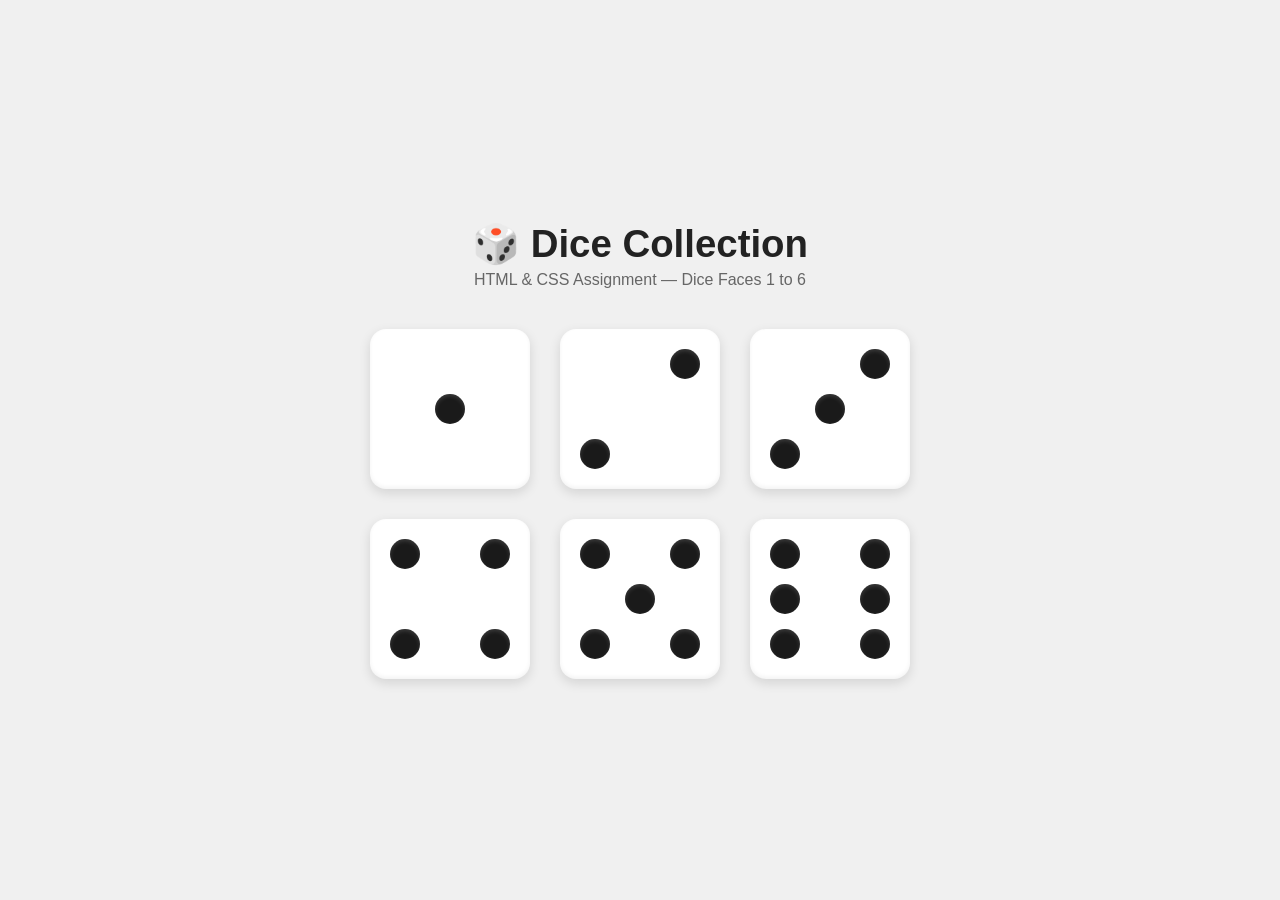
<file: Assignment 01/index.html>
<!DOCTYPE html>
<html lang="en">
<head>
  <meta charset="UTF-8">
  <meta name="viewport" content="width=device-width, initial-scale=1.0">
  <title>Dice Set - HTML CSS Assignment</title>
  <link rel="stylesheet" href="style.css">
</head>
<body>

  <h1>🎲 Dice Collection</h1>
  <p class="subtitle">HTML &amp; CSS Assignment — Dice Faces 1 to 6</p>

  <div class="dice-grid">

    <!-- Dice 1 -->
    <div class="dice">
      <div class="face face-1">
        <span class="dot"></span>
      </div>
    </div>

    <!-- Dice 2 -->
    <div class="dice">
      <div class="face face-2">
        <span class="dot"></span>
        <span class="dot"></span>
      </div>
    </div>

    <!-- Dice 3 -->
    <div class="dice">
      <div class="face face-3">
        <span class="dot"></span>
        <span class="dot"></span>
        <span class="dot"></span>
      </div>
    </div>

    <!-- Dice 4 -->
    <div class="dice">
      <div class="face face-4">
        <div class="column">
          <span class="dot"></span>
          <span class="dot"></span>
        </div>
        <div class="column">
          <span class="dot"></span>
          <span class="dot"></span>
        </div>
      </div>
    </div>

    <!-- Dice 5 -->
    <div class="dice">
      <div class="face face-5">
        <div class="column">
          <span class="dot"></span>
          <span class="dot"></span>
        </div>
        <div class="column">
          <span class="dot"></span>
        </div>
        <div class="column">
          <span class="dot"></span>
          <span class="dot"></span>
        </div>
      </div>
    </div>

    <!-- Dice 6 -->
    <div class="dice">
      <div class="face face-6">
        <div class="column">
          <span class="dot"></span>
          <span class="dot"></span>
          <span class="dot"></span>
        </div>
        <div class="column">
          <span class="dot"></span>
          <span class="dot"></span>
          <span class="dot"></span>
        </div>
      </div>
    </div>

  </div>

</body>
</html>
</file>
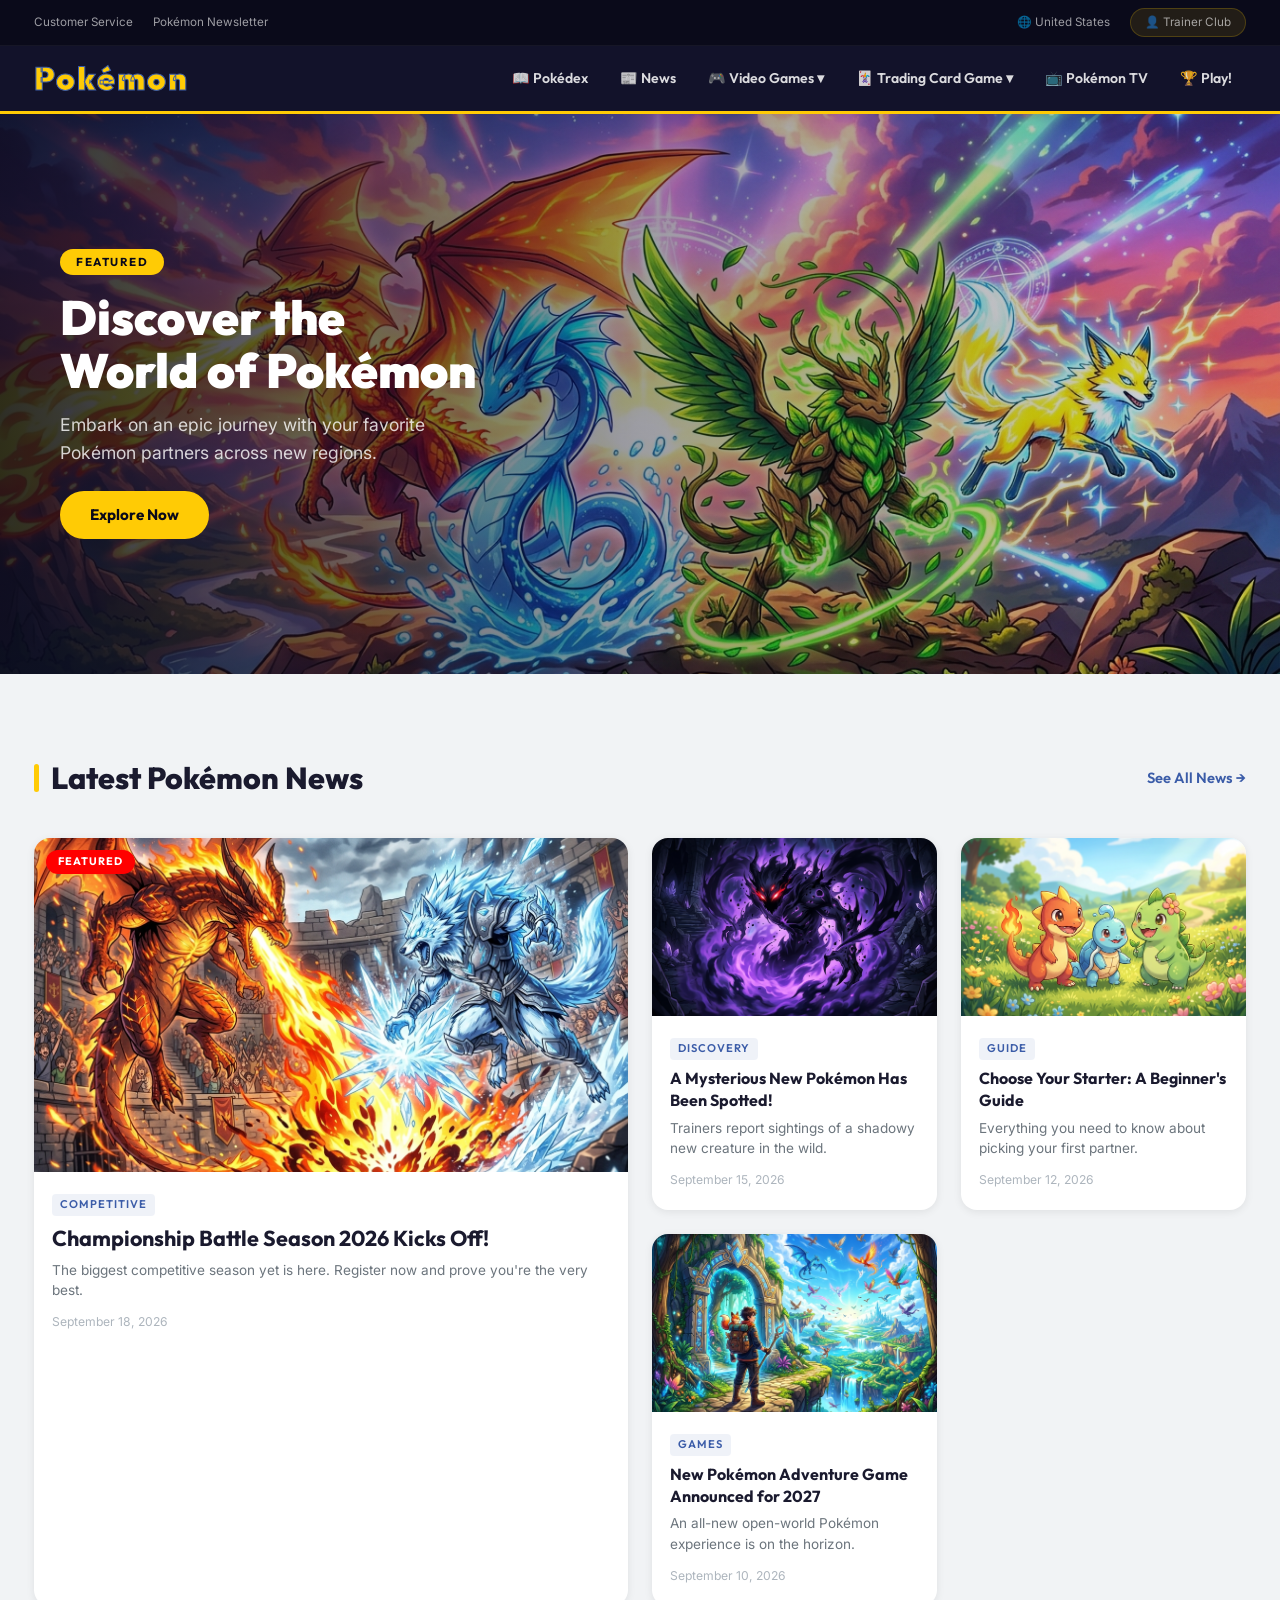
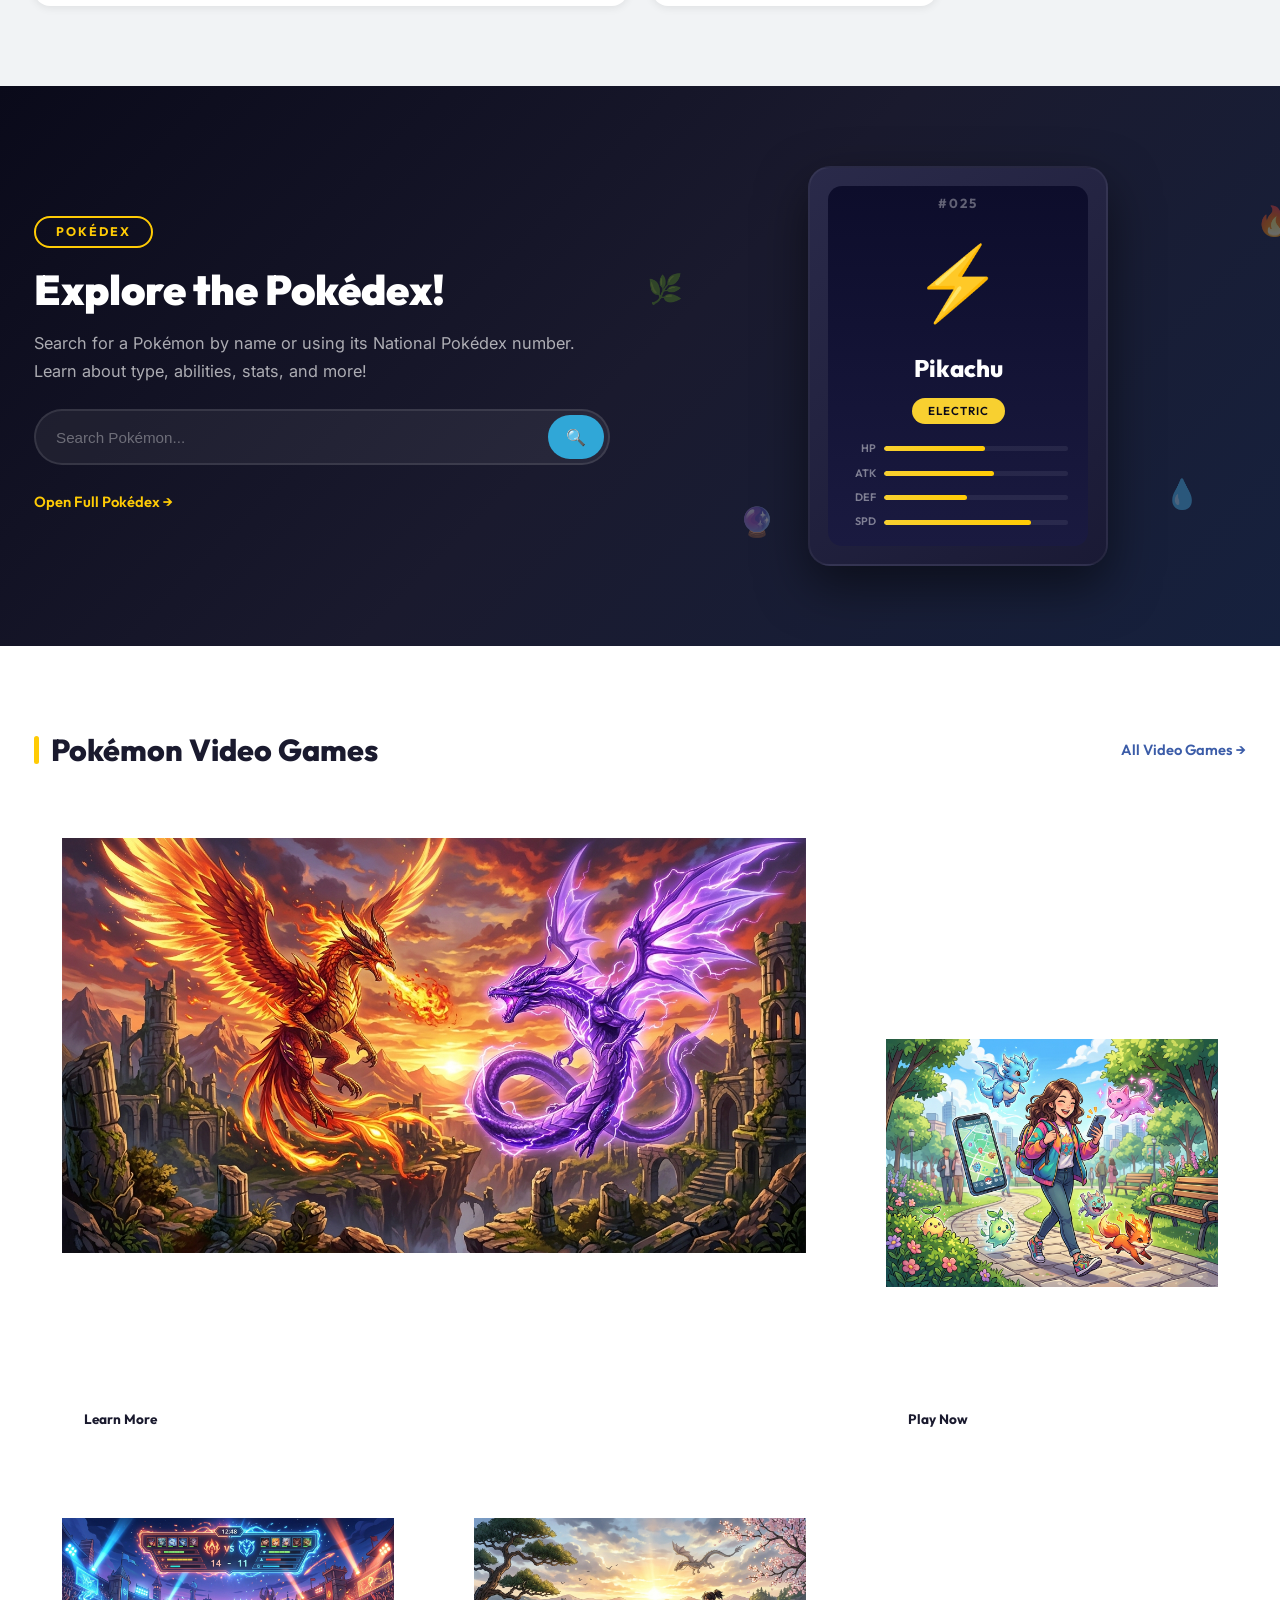
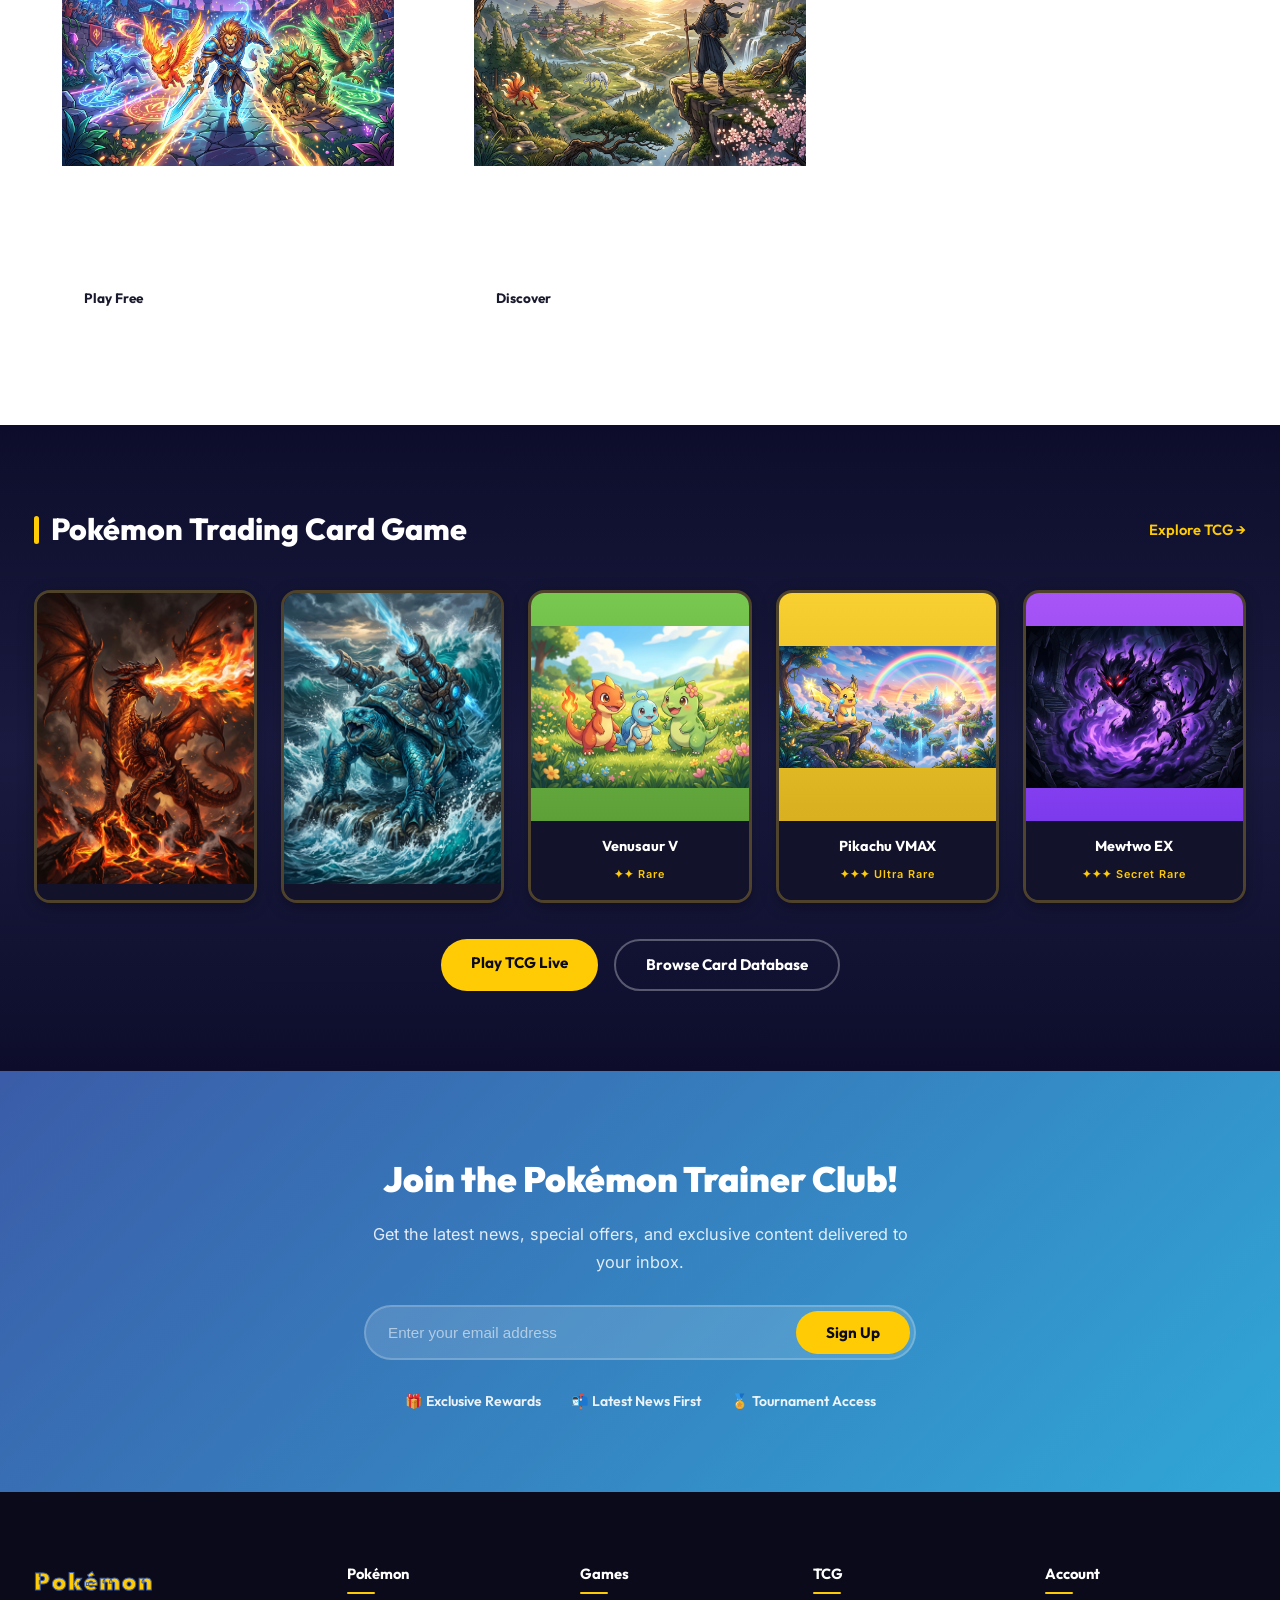
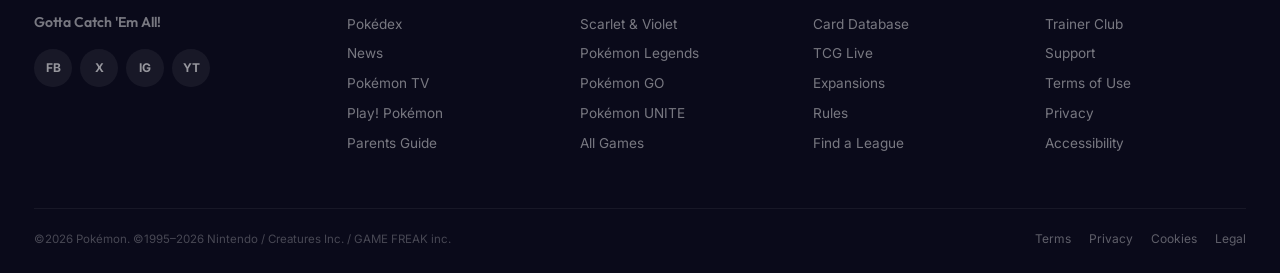
<file: Assignment 02/index.html>
<!DOCTYPE html>
<html lang="en">
<head>
    <meta charset="UTF-8">
    <meta name="viewport" content="width=device-width, initial-scale=1.0">
    <meta name="description" content="Explore the world of Pokémon! Get the latest news, play games, explore the Pokédex, and collect Trading Cards.">
    <title>Pokémon | Explore the World of Pokémon</title>
    <link rel="preconnect" href="https://fonts.googleapis.com">
    <link rel="preconnect" href="https://fonts.gstatic.com" crossorigin>
    <link href="https://fonts.googleapis.com/css2?family=Outfit:wght@400;500;600;700;800;900&family=Inter:wght@400;500;600&display=swap" rel="stylesheet">
    <link rel="stylesheet" href="style.css">
</head>
<body>

    <!-- Mobile Menu Toggle (checkbox hack) -->
    <input type="checkbox" id="menu-toggle" class="menu-toggle-checkbox">

    <!-- Top Bar -->
    <div class="top-bar">
        <div class="container">
            <div class="top-bar-left">
                <a href="#">Customer Service</a>
                <a href="#">Pokémon Newsletter</a>
            </div>
            <div class="top-bar-right">
                <a href="#">🌐 United States</a>
                <a href="#" class="trainer-btn">👤 Trainer Club</a>
            </div>
        </div>
    </div>

    <!-- Header -->
    <header class="header">
        <div class="container header-inner">
            <a href="#" class="logo">
                <span class="logo-text">Pokémon</span>
            </a>

            <nav class="nav">
                <ul class="nav-list">
                    <li><a href="#pokedex">📖 Pokédex</a></li>
                    <li><a href="#news">📰 News</a></li>
                    <li class="has-dropdown">
                        <a href="#games">🎮 Video Games ▾</a>
                        <ul class="dropdown">
                            <li><a href="#">Pokémon Scarlet & Violet</a></li>
                            <li><a href="#">Pokémon Legends</a></li>
                            <li><a href="#">Pokémon GO</a></li>
                            <li><a href="#">Pokémon UNITE</a></li>
                        </ul>
                    </li>
                    <li class="has-dropdown">
                        <a href="#tcg">🃏 Trading Card Game ▾</a>
                        <ul class="dropdown">
                            <li><a href="#">Card Database</a></li>
                            <li><a href="#">TCG Live</a></li>
                            <li><a href="#">Expansions</a></li>
                        </ul>
                    </li>
                    <li><a href="#">📺 Pokémon TV</a></li>
                    <li><a href="#">🏆 Play!</a></li>
                </ul>
            </nav>

            <label for="menu-toggle" class="hamburger">
                <span></span>
                <span></span>
                <span></span>
            </label>
        </div>
    </header>

    <!-- Mobile Menu Overlay -->
    <label for="menu-toggle" class="mobile-overlay"></label>
    <div class="mobile-menu">
        <div class="mobile-menu-top">
            <span>Menu</span>
            <label for="menu-toggle" class="close-btn">&times;</label>
        </div>
        <nav class="mobile-nav">
            <a href="#pokedex">📖 Pokédex</a>
            <a href="#news">📰 News</a>
            <a href="#games">🎮 Video Games</a>
            <a href="#tcg">🃏 Trading Card Game</a>
            <a href="#">📺 Pokémon TV</a>
            <a href="#">🏆 Play!</a>
        </nav>
        <a href="#" class="mobile-cta">Join Trainer Club</a>
    </div>

    <main>

        <!-- Hero Section -->
        <section class="hero">
            <div class="hero-slide" style="background-image: url('assets/hero_banner_1.jpg');">
                <div class="hero-overlay"></div>
                <div class="hero-content">
                    <span class="hero-badge">Featured</span>
                    <h1>Discover the World of Pokémon</h1>
                    <p>Embark on an epic journey with your favorite Pokémon partners across new regions.</p>
                    <a href="#" class="btn btn-yellow">Explore Now</a>
                </div>
            </div>
        </section>

        <!-- News Section -->
        <section id="news" class="section news-section">
            <div class="container">
                <div class="section-top">
                    <h2><span class="accent-bar"></span> Latest Pokémon News</h2>
                    <a href="#" class="link-arrow">See All News →</a>
                </div>

                <div class="news-grid">
                    <article class="news-card featured">
                        <div class="news-img">
                            <img src="assets/news_1.jpg" alt="Championship Battle Season">
                            <span class="badge">Featured</span>
                        </div>
                        <div class="news-body">
                            <span class="category">Competitive</span>
                            <h3>Championship Battle Season 2026 Kicks Off!</h3>
                            <p>The biggest competitive season yet is here. Register now and prove you're the very best.</p>
                            <span class="date">September 18, 2026</span>
                        </div>
                    </article>

                    <article class="news-card">
                        <div class="news-img">
                            <img src="assets/news_2.jpg" alt="Mysterious Pokémon">
                        </div>
                        <div class="news-body">
                            <span class="category">Discovery</span>
                            <h3>A Mysterious New Pokémon Has Been Spotted!</h3>
                            <p>Trainers report sightings of a shadowy new creature in the wild.</p>
                            <span class="date">September 15, 2026</span>
                        </div>
                    </article>

                    <article class="news-card">
                        <div class="news-img">
                            <img src="assets/news_3.jpg" alt="Starter Pokémon">
                        </div>
                        <div class="news-body">
                            <span class="category">Guide</span>
                            <h3>Choose Your Starter: A Beginner's Guide</h3>
                            <p>Everything you need to know about picking your first partner.</p>
                            <span class="date">September 12, 2026</span>
                        </div>
                    </article>

                    <article class="news-card">
                        <div class="news-img">
                            <img src="assets/news_4.jpg" alt="New Adventure">
                        </div>
                        <div class="news-body">
                            <span class="category">Games</span>
                            <h3>New Pokémon Adventure Game Announced for 2027</h3>
                            <p>An all-new open-world Pokémon experience is on the horizon.</p>
                            <span class="date">September 10, 2026</span>
                        </div>
                    </article>
                </div>
            </div>
        </section>

        <!-- Pokédex Section -->
        <section id="pokedex" class="section pokedex-section">
            <div class="container pokedex-grid">
                <div class="pokedex-info">
                    <span class="label-outline">Pokédex</span>
                    <h2>Explore the Pokédex!</h2>
                    <p>Search for a Pokémon by name or using its National Pokédex number. Learn about type, abilities, stats, and more!</p>
                    <div class="search-bar">
                        <input type="text" placeholder="Search Pokémon...">
                        <button type="button">🔍</button>
                    </div>
                    <a href="#" class="link-arrow light">Open Full Pokédex →</a>
                </div>
                <div class="pokedex-card-wrapper">
                    <div class="pokedex-device">
                        <div class="poke-screen">
                            <span class="poke-number">#025</span>
                            <div class="poke-icon">⚡</div>
                            <h3>Pikachu</h3>
                            <span class="type-pill electric">Electric</span>
                            <div class="stats">
                                <div class="stat"><span>HP</span><div class="bar"><div class="fill" style="width:55%"></div></div></div>
                                <div class="stat"><span>ATK</span><div class="bar"><div class="fill" style="width:60%"></div></div></div>
                                <div class="stat"><span>DEF</span><div class="bar"><div class="fill" style="width:45%"></div></div></div>
                                <div class="stat"><span>SPD</span><div class="bar"><div class="fill" style="width:80%"></div></div></div>
                            </div>
                        </div>
                    </div>
                    <div class="floating-icons">
                        <span class="fi fi-1">🔥</span>
                        <span class="fi fi-2">💧</span>
                        <span class="fi fi-3">🌿</span>
                        <span class="fi fi-4">🔮</span>
                    </div>
                </div>
            </div>
        </section>

        <!-- Video Games Section -->
        <section id="games" class="section games-section">
            <div class="container">
                <div class="section-top">
                    <h2><span class="accent-bar"></span> Pokémon Video Games</h2>
                    <a href="#" class="link-arrow">All Video Games →</a>
                </div>

                <div class="games-grid">
                    <a href="#" class="game-card big">
                        <img src="assets/game_scarlet.jpg" alt="Pokémon Scarlet & Violet" class="game-card-img">
                        <div class="game-card-overlay"></div>
                        <div class="game-card-text">
                            <span class="platform">Nintendo Switch</span>
                            <h3>Pokémon Scarlet & Violet</h3>
                            <p>Explore the open world of Paldea in the latest mainline Pokémon adventure.</p>
                            <span class="game-btn">Learn More</span>
                        </div>
                    </a>
                    <a href="#" class="game-card">
                        <img src="assets/game_go.jpg" alt="Pokémon GO" class="game-card-img">
                        <div class="game-card-overlay"></div>
                        <div class="game-card-text">
                            <span class="platform">Mobile</span>
                            <h3>Pokémon GO</h3>
                            <p>Find Pokémon in the real world!</p>
                            <span class="game-btn">Play Now</span>
                        </div>
                    </a>
                    <a href="#" class="game-card">
                        <img src="assets/game_unite.jpg" alt="Pokémon UNITE" class="game-card-img">
                        <div class="game-card-overlay"></div>
                        <div class="game-card-text">
                            <span class="platform">Mobile & Switch</span>
                            <h3>Pokémon UNITE</h3>
                            <p>Team up in 5v5 strategic battles.</p>
                            <span class="game-btn">Play Free</span>
                        </div>
                    </a>
                    <a href="#" class="game-card">
                        <img src="assets/game_legends.jpg" alt="Pokémon Legends" class="game-card-img">
                        <div class="game-card-overlay"></div>
                        <div class="game-card-text">
                            <span class="platform">Nintendo Switch</span>
                            <h3>Pokémon Legends</h3>
                            <p>An action-RPG set in the ancient past.</p>
                            <span class="game-btn">Discover</span>
                        </div>
                    </a>
                </div>
            </div>
        </section>

        <!-- Trading Card Game Section -->
        <section id="tcg" class="section tcg-section">
            <div class="container">
                <div class="section-top light">
                    <h2><span class="accent-bar"></span> Pokémon Trading Card Game</h2>
                    <a href="#" class="link-arrow light">Explore TCG →</a>
                </div>

                <div class="tcg-grid">
                    <div class="tcg-card">
                        <div class="tcg-top">
                            <img src="assets/tcg_fire.jpg" alt="Charizard" class="tcg-img">
                        </div>
                        <div class="tcg-bottom">
                            <h4>Charizard EX</h4>
                            <span>✦✦✦ Ultra Rare</span>
                        </div>
                    </div>
                    <div class="tcg-card">
                        <div class="tcg-top">
                            <img src="assets/tcg_water.jpg" alt="Blastoise" class="tcg-img">
                        </div>
                        <div class="tcg-bottom">
                            <h4>Blastoise GX</h4>
                            <span>✦✦ Rare</span>
                        </div>
                    </div>
                    <div class="tcg-card">
                        <div class="tcg-top grass">
                            <img src="assets/news_3.jpg" alt="Venusaur" class="tcg-img">
                        </div>
                        <div class="tcg-bottom">
                            <h4>Venusaur V</h4>
                            <span>✦✦ Rare</span>
                        </div>
                    </div>
                    <div class="tcg-card">
                        <div class="tcg-top electric-bg">
                            <img src="assets/hero_banner_2.jpg" alt="Pikachu" class="tcg-img">
                        </div>
                        <div class="tcg-bottom">
                            <h4>Pikachu VMAX</h4>
                            <span>✦✦✦ Ultra Rare</span>
                        </div>
                    </div>
                    <div class="tcg-card">
                        <div class="tcg-top psychic">
                            <img src="assets/news_2.jpg" alt="Mewtwo" class="tcg-img">
                        </div>
                        <div class="tcg-bottom">
                            <h4>Mewtwo EX</h4>
                            <span>✦✦✦ Secret Rare</span>
                        </div>
                    </div>
                </div>

                <div class="tcg-buttons">
                    <a href="#" class="btn btn-yellow">Play TCG Live</a>
                    <a href="#" class="btn btn-outline">Browse Card Database</a>
                </div>
            </div>
        </section>

        <!-- Newsletter Section -->
        <section class="section newsletter-section">
            <div class="container newsletter-inner">
                <h2>Join the Pokémon Trainer Club!</h2>
                <p>Get the latest news, special offers, and exclusive content delivered to your inbox.</p>
                <form class="newsletter-form" action="#" method="post">
                    <input type="email" placeholder="Enter your email address" required>
                    <button type="submit" class="btn btn-yellow">Sign Up</button>
                </form>
                <div class="perks">
                    <span>🎁 Exclusive Rewards</span>
                    <span>📬 Latest News First</span>
                    <span>🏅 Tournament Access</span>
                </div>
            </div>
        </section>

    </main>

    <!-- Footer -->
    <footer class="footer">
        <div class="container">
            <div class="footer-grid">
                <div class="footer-brand">
                    <span class="logo-text small">Pokémon</span>
                    <p>Gotta Catch 'Em All!</p>
                    <div class="socials">
                        <a href="#" aria-label="Facebook">FB</a>
                        <a href="#" aria-label="Twitter">X</a>
                        <a href="#" aria-label="Instagram">IG</a>
                        <a href="#" aria-label="YouTube">YT</a>
                    </div>
                </div>
                <div class="footer-col">
                    <h4>Pokémon</h4>
                    <a href="#">Pokédex</a>
                    <a href="#">News</a>
                    <a href="#">Pokémon TV</a>
                    <a href="#">Play! Pokémon</a>
                    <a href="#">Parents Guide</a>
                </div>
                <div class="footer-col">
                    <h4>Games</h4>
                    <a href="#">Scarlet & Violet</a>
                    <a href="#">Pokémon Legends</a>
                    <a href="#">Pokémon GO</a>
                    <a href="#">Pokémon UNITE</a>
                    <a href="#">All Games</a>
                </div>
                <div class="footer-col">
                    <h4>TCG</h4>
                    <a href="#">Card Database</a>
                    <a href="#">TCG Live</a>
                    <a href="#">Expansions</a>
                    <a href="#">Rules</a>
                    <a href="#">Find a League</a>
                </div>
                <div class="footer-col">
                    <h4>Account</h4>
                    <a href="#">Trainer Club</a>
                    <a href="#">Support</a>
                    <a href="#">Terms of Use</a>
                    <a href="#">Privacy</a>
                    <a href="#">Accessibility</a>
                </div>
            </div>
            <div class="footer-bottom">
                <p>©2026 Pokémon. ©1995–2026 Nintendo / Creatures Inc. / GAME FREAK inc.</p>
                <div class="footer-links">
                    <a href="#">Terms</a>
                    <a href="#">Privacy</a>
                    <a href="#">Cookies</a>
                    <a href="#">Legal</a>
                </div>
            </div>
        </div>
    </footer>

</body>
</html>
</file>
<file: Assignment 01/style.css>
/* ===== Reset & Base ===== */
* {
  margin: 0;
  padding: 0;
  box-sizing: border-box;
}

body {
  min-height: 100vh;
  display: flex;
  flex-direction: column;
  align-items: center;
  justify-content: center;
  background: #f0f0f0;
  font-family: 'Segoe UI', Arial, sans-serif;
  padding: 40px 20px;
}

h1 {
  font-size: 2.4rem;
  color: #222;
  margin-bottom: 4px;
}

.subtitle {
  color: #666;
  font-size: 1rem;
  margin-bottom: 40px;
}

/* ===== Dice Grid ===== */
.dice-grid {
  display: grid;
  grid-template-columns: repeat(3, 1fr);
  gap: 30px;
  max-width: 600px;
}

/* ===== Individual Dice ===== */
.dice {
  width: 160px;
  height: 160px;
  background: #fff;
  border-radius: 16px;
  box-shadow:
    0 4px 12px rgba(0, 0, 0, 0.12),
    inset 0 -2px 4px rgba(0, 0, 0, 0.05);
  padding: 20px;
  transition: transform 0.2s ease, box-shadow 0.2s ease;
}

.dice:hover {
  transform: translateY(-4px) scale(1.03);
  box-shadow:
    0 8px 24px rgba(0, 0, 0, 0.18),
    inset 0 -2px 4px rgba(0, 0, 0, 0.05);
}

/* ===== Dot ===== */
.dot {
  display: block;
  width: 30px;
  height: 30px;
  background: #1a1a1a;
  border-radius: 50%;
  box-shadow: inset 0 2px 4px rgba(255, 255, 255, 0.15);
}

/* ===== Face Layouts (Flexbox) ===== */
.face {
  width: 100%;
  height: 100%;
  display: flex;
}

/* --- Face 1: center --- */
.face-1 {
  justify-content: center;
  align-items: center;
}

/* --- Face 2: diagonal corners --- */
.face-2 {
  flex-direction: column;
  justify-content: space-between;
}

.face-2 .dot:first-child {
  align-self: flex-end;
}

.face-2 .dot:last-child {
  align-self: flex-start;
}

/* --- Face 3: diagonal --- */
.face-3 {
  flex-direction: column;
  justify-content: space-between;
}

.face-3 .dot:first-child {
  align-self: flex-end;
}

.face-3 .dot:nth-child(2) {
  align-self: center;
}

.face-3 .dot:last-child {
  align-self: flex-start;
}

/* --- Face 4: two columns of 2 --- */
.face-4 {
  justify-content: space-between;
}

.face-4 .column {
  display: flex;
  flex-direction: column;
  justify-content: space-between;
}

/* --- Face 5: two columns of 2 + center --- */
.face-5 {
  justify-content: space-between;
}

.face-5 .column {
  display: flex;
  flex-direction: column;
  justify-content: space-between;
}

.face-5 .column:nth-child(2) {
  justify-content: center;
}

/* --- Face 6: two columns of 3 --- */
.face-6 {
  justify-content: space-between;
}

.face-6 .column {
  display: flex;
  flex-direction: column;
  justify-content: space-between;
}

/* ===== Responsive ===== */
@media (max-width: 560px) {
  .dice-grid {
    grid-template-columns: repeat(2, 1fr);
    gap: 20px;
  }

  .dice {
    width: 140px;
    height: 140px;
    padding: 16px;
  }

  .dot {
    width: 24px;
    height: 24px;
  }

  h1 {
    font-size: 1.8rem;
  }
}

@media (max-width: 360px) {
  .dice-grid {
    grid-template-columns: 1fr;
  }
}
</file>
<file: Assignment 02/style.css>
/* === Reset & Base === */
* {
    margin: 0;
    padding: 0;
    box-sizing: border-box;
}

html {
    scroll-behavior: smooth;
}

body {
    font-family: 'Inter', sans-serif;
    color: #1a1a2e;
    background: #fff;
    line-height: 1.6;
    overflow-x: hidden;
}

a {
    text-decoration: none;
    color: inherit;
}

img {
    max-width: 100%;
    display: block;
}

button {
    cursor: pointer;
    border: none;
    background: none;
    font-family: inherit;
}

ul { list-style: none; }

.container {
    max-width: 1260px;
    margin: 0 auto;
    padding: 0 24px;
}


/* === Top Bar === */
.top-bar {
    background: #0a0a1a;
    padding: 8px 0;
    font-size: 0.73rem;
    border-bottom: 1px solid rgba(255,255,255,0.05);
}

.top-bar .container {
    display: flex;
    justify-content: space-between;
    align-items: center;
}

.top-bar a {
    color: rgba(255,255,255,0.6);
    transition: color 0.2s;
}

.top-bar a:hover { color: #FFCB05; }

.top-bar-left,
.top-bar-right {
    display: flex;
    gap: 20px;
    align-items: center;
}

.trainer-btn {
    background: rgba(255,203,5,0.1);
    padding: 4px 14px;
    border-radius: 50px;
    border: 1px solid rgba(255,203,5,0.2);
}

.trainer-btn:hover {
    background: rgba(255,203,5,0.2);
}


/* === Header === */
.header {
    background: #12122a;
    border-bottom: 3px solid #FFCB05;
    position: sticky;
    top: 0;
    z-index: 100;
    height: 68px;
}

.header-inner {
    display: flex;
    align-items: center;
    justify-content: space-between;
    height: 100%;
}

/* Logo */
.logo-text {
    font-family: 'Outfit', sans-serif;
    font-weight: 900;
    font-size: 2rem;
    color: #FFCB05;
    -webkit-text-stroke: 1px #3B5CA8;
    letter-spacing: 2px;
}

.logo-text.small {
    font-size: 1.5rem;
}

/* Nav */
.nav-list {
    display: flex;
    gap: 4px;
}

.nav-list > li > a {
    display: block;
    padding: 8px 14px;
    color: rgba(255,255,255,0.85);
    font-family: 'Outfit', sans-serif;
    font-weight: 600;
    font-size: 0.88rem;
    border-radius: 10px;
    transition: 0.2s;
    white-space: nowrap;
}

.nav-list > li > a:hover {
    background: rgba(255,255,255,0.07);
    color: #fff;
}

/* Dropdown */
.has-dropdown {
    position: relative;
}

.dropdown {
    position: absolute;
    top: 100%;
    left: 50%;
    transform: translateX(-50%) translateY(8px);
    background: #12122a;
    border: 1px solid rgba(255,255,255,0.07);
    border-radius: 12px;
    padding: 6px;
    min-width: 210px;
    opacity: 0;
    visibility: hidden;
    transition: 0.2s;
    box-shadow: 0 12px 40px rgba(0,0,0,0.4);
}

.has-dropdown:hover .dropdown {
    opacity: 1;
    visibility: visible;
    transform: translateX(-50%) translateY(0);
}

.dropdown a {
    display: block;
    padding: 8px 14px;
    color: rgba(255,255,255,0.7);
    font-size: 0.85rem;
    border-radius: 8px;
    transition: 0.2s;
}

.dropdown a:hover {
    color: #FFCB05;
    background: rgba(255,203,5,0.07);
    padding-left: 20px;
}

/* Hamburger */
.menu-toggle-checkbox { display: none; }

.hamburger {
    display: none;
    flex-direction: column;
    gap: 5px;
    cursor: pointer;
    padding: 10px;
}

.hamburger span {
    width: 22px;
    height: 2.5px;
    background: #fff;
    border-radius: 2px;
    transition: 0.3s;
}

/* Mobile menu styles */
.mobile-overlay {
    position: fixed;
    inset: 0;
    background: rgba(0,0,0,0.5);
    z-index: 200;
    opacity: 0;
    visibility: hidden;
    cursor: pointer;
    transition: 0.3s;
}

.mobile-menu {
    position: fixed;
    top: 0;
    right: -300px;
    width: 300px;
    height: 100%;
    background: #12122a;
    z-index: 300;
    transition: right 0.3s;
    display: flex;
    flex-direction: column;
    overflow-y: auto;
}

.mobile-menu-top {
    display: flex;
    justify-content: space-between;
    align-items: center;
    padding: 18px 24px;
    border-bottom: 1px solid rgba(255,255,255,0.06);
    color: #fff;
    font-family: 'Outfit', sans-serif;
    font-weight: 700;
    font-size: 1.1rem;
}

.close-btn {
    font-size: 1.8rem;
    color: #fff;
    cursor: pointer;
    line-height: 1;
}

.mobile-nav {
    display: flex;
    flex-direction: column;
    padding: 12px;
    flex: 1;
}

.mobile-nav a {
    padding: 12px 18px;
    color: rgba(255,255,255,0.85);
    font-family: 'Outfit', sans-serif;
    font-weight: 600;
    border-radius: 10px;
    transition: 0.2s;
}

.mobile-nav a:hover {
    background: rgba(255,255,255,0.05);
    color: #FFCB05;
}

.mobile-cta {
    display: block;
    margin: 16px;
    padding: 12px;
    text-align: center;
    background: #FFCB05;
    color: #0a0a1a;
    font-family: 'Outfit', sans-serif;
    font-weight: 700;
    border-radius: 50px;
    transition: 0.2s;
}

.mobile-cta:hover { background: #fff; }

/* Checkbox hack - toggle mobile menu */
#menu-toggle:checked ~ .mobile-overlay {
    opacity: 1;
    visibility: visible;
}

#menu-toggle:checked ~ .mobile-menu {
    right: 0;
}

#menu-toggle:checked ~ .header .hamburger span:nth-child(1) {
    transform: translateY(7.5px) rotate(45deg);
}

#menu-toggle:checked ~ .header .hamburger span:nth-child(2) {
    opacity: 0;
}

#menu-toggle:checked ~ .header .hamburger span:nth-child(3) {
    transform: translateY(-7.5px) rotate(-45deg);
}


/* === Buttons === */
.btn {
    display: inline-block;
    padding: 12px 30px;
    font-family: 'Outfit', sans-serif;
    font-weight: 700;
    font-size: 0.95rem;
    border-radius: 50px;
    transition: 0.25s;
}

.btn-yellow {
    background: #FFCB05;
    color: #0a0a1a;
}

.btn-yellow:hover {
    background: #fff;
    transform: translateY(-2px);
    box-shadow: 0 6px 20px rgba(255,203,5,0.4);
}

.btn-outline {
    background: transparent;
    color: #fff;
    border: 2px solid rgba(255,255,255,0.3);
}

.btn-outline:hover {
    border-color: #FFCB05;
    color: #FFCB05;
    transform: translateY(-2px);
}


/* === Hero === */
.hero {
    position: relative;
}

.hero-slide {
    height: 560px;
    background-size: cover;
    background-position: center;
    display: flex;
    align-items: center;
    position: relative;
}

.hero-overlay {
    position: absolute;
    inset: 0;
    background: linear-gradient(to right, rgba(10,10,26,0.85), rgba(10,10,26,0.4), rgba(10,10,26,0.15));
}

.hero-content {
    position: relative;
    z-index: 2;
    max-width: 550px;
    padding: 0 60px;
    animation: fadeUp 0.8s ease-out;
}

@keyframes fadeUp {
    from { opacity: 0; transform: translateY(25px); }
    to { opacity: 1; transform: translateY(0); }
}

.hero-badge {
    display: inline-block;
    padding: 4px 16px;
    background: #FFCB05;
    color: #0a0a1a;
    font-family: 'Outfit', sans-serif;
    font-weight: 700;
    font-size: 0.72rem;
    text-transform: uppercase;
    letter-spacing: 1.5px;
    border-radius: 50px;
    margin-bottom: 16px;
}

.hero h1 {
    color: #fff;
    font-family: 'Outfit', sans-serif;
    font-size: 3rem;
    font-weight: 900;
    line-height: 1.1;
    margin-bottom: 14px;
}

.hero p {
    color: rgba(255,255,255,0.8);
    font-size: 1.1rem;
    margin-bottom: 24px;
    max-width: 420px;
}


/* === Section shared === */
.section { padding: 80px 0; }

.section-top {
    display: flex;
    justify-content: space-between;
    align-items: center;
    margin-bottom: 36px;
}

.section-top h2 {
    font-family: 'Outfit', sans-serif;
    font-size: 1.9rem;
    font-weight: 800;
    display: flex;
    align-items: center;
    gap: 12px;
}

.section-top.light h2 { color: #fff; }

.accent-bar {
    display: inline-block;
    width: 5px;
    height: 28px;
    background: #FFCB05;
    border-radius: 3px;
}

.link-arrow {
    font-family: 'Outfit', sans-serif;
    font-weight: 600;
    font-size: 0.92rem;
    color: #3B5CA8;
    transition: 0.2s;
}

.link-arrow:hover {
    color: #30A7D7;
}

.link-arrow.light { color: #FFCB05; }
.link-arrow.light:hover { color: #fff; }


/* === News Section === */
.news-section { background: #f1f3f5; }

.news-grid {
    display: grid;
    grid-template-columns: repeat(4, 1fr);
    gap: 24px;
}

.news-card {
    background: #fff;
    border-radius: 16px;
    overflow: hidden;
    box-shadow: 0 2px 8px rgba(0,0,0,0.08);
    transition: 0.3s;
    cursor: pointer;
}

.news-card:hover {
    transform: translateY(-6px);
    box-shadow: 0 8px 28px rgba(0,0,0,0.15);
}

.news-card.featured {
    grid-column: span 2;
    grid-row: span 2;
}

.news-img {
    position: relative;
    overflow: hidden;
    aspect-ratio: 16/10;
}

.news-card.featured .news-img {
    aspect-ratio: 16/9;
}

.news-img img {
    width: 100%;
    height: 100%;
    object-fit: cover;
    transition: transform 0.4s;
}

.news-card:hover .news-img img {
    transform: scale(1.05);
}

.badge {
    position: absolute;
    top: 12px;
    left: 12px;
    padding: 3px 12px;
    background: #FF0000;
    color: #fff;
    font-family: 'Outfit', sans-serif;
    font-weight: 700;
    font-size: 0.68rem;
    text-transform: uppercase;
    letter-spacing: 1px;
    border-radius: 50px;
}

.news-body {
    padding: 18px;
}

.category {
    display: inline-block;
    padding: 2px 8px;
    background: rgba(59,92,168,0.08);
    color: #3B5CA8;
    font-family: 'Outfit', sans-serif;
    font-weight: 600;
    font-size: 0.7rem;
    text-transform: uppercase;
    letter-spacing: 1px;
    border-radius: 4px;
    margin-bottom: 8px;
}

.news-body h3 {
    font-family: 'Outfit', sans-serif;
    font-weight: 700;
    font-size: 1rem;
    line-height: 1.35;
    margin-bottom: 6px;
    display: -webkit-box;
    -webkit-line-clamp: 2;
    -webkit-box-orient: vertical;
    overflow: hidden;
}

.news-card.featured .news-body h3 {
    font-size: 1.35rem;
    -webkit-line-clamp: 3;
}

.news-body p {
    color: #6c757d;
    font-size: 0.85rem;
    line-height: 1.5;
    margin-bottom: 8px;
    display: -webkit-box;
    -webkit-line-clamp: 2;
    -webkit-box-orient: vertical;
    overflow: hidden;
}

.date {
    font-size: 0.76rem;
    color: #adb5bd;
}


/* === Pokédex Section === */
.pokedex-section {
    background: linear-gradient(135deg, #0a0a1a, #1a1a2e, #16213e);
    position: relative;
    overflow: hidden;
}

.pokedex-grid {
    display: grid;
    grid-template-columns: 1fr 1fr;
    gap: 60px;
    align-items: center;
}

.label-outline {
    display: inline-block;
    padding: 4px 20px;
    border: 2px solid #FFCB05;
    color: #FFCB05;
    font-family: 'Outfit', sans-serif;
    font-weight: 700;
    font-size: 0.78rem;
    text-transform: uppercase;
    letter-spacing: 2px;
    border-radius: 50px;
    margin-bottom: 18px;
}

.pokedex-info h2 {
    font-family: 'Outfit', sans-serif;
    font-size: 2.6rem;
    font-weight: 900;
    color: #fff;
    margin-bottom: 16px;
    line-height: 1.15;
}

.pokedex-info p {
    color: rgba(255,255,255,0.65);
    font-size: 1.02rem;
    line-height: 1.7;
    margin-bottom: 24px;
}

.search-bar {
    display: flex;
    background: rgba(255,255,255,0.06);
    border: 2px solid rgba(255,255,255,0.1);
    border-radius: 50px;
    overflow: hidden;
    margin-bottom: 24px;
    transition: 0.2s;
}

.search-bar:focus-within {
    border-color: #30A7D7;
    box-shadow: 0 0 15px rgba(48,167,215,0.3);
}

.search-bar input {
    flex: 1;
    background: none;
    border: none;
    padding: 12px 20px;
    color: #fff;
    font-size: 0.95rem;
    outline: none;
}

.search-bar input::placeholder {
    color: rgba(255,255,255,0.35);
}

.search-bar button {
    padding: 12px 18px;
    background: #30A7D7;
    border-radius: 50px;
    margin: 4px;
    font-size: 1rem;
    transition: 0.2s;
}

.search-bar button:hover { background: #3B5CA8; }

/* Pokédex device card */
.pokedex-card-wrapper {
    display: flex;
    justify-content: center;
    position: relative;
}

.pokedex-device {
    width: 300px;
    height: 400px;
    background: linear-gradient(145deg, #2a2a4a, #1a1a35);
    border-radius: 22px;
    padding: 18px;
    box-shadow: 0 20px 50px rgba(0,0,0,0.5);
    border: 2px solid rgba(255,255,255,0.05);
}

.poke-screen {
    width: 100%;
    height: 100%;
    background: linear-gradient(180deg, #0d0d2b, #1a1a40);
    border-radius: 14px;
    display: flex;
    flex-direction: column;
    align-items: center;
    justify-content: center;
    text-align: center;
    padding: 20px;
}

.poke-number {
    color: rgba(255,255,255,0.35);
    font-family: 'Outfit', sans-serif;
    font-weight: 700;
    font-size: 0.82rem;
    letter-spacing: 2px;
}

.poke-icon {
    font-size: 4.5rem;
    margin: 10px 0;
    animation: float 3s ease-in-out infinite;
}

@keyframes float {
    0%, 100% { transform: translateY(0); }
    50% { transform: translateY(-10px); }
}

.poke-screen h3 {
    color: #fff;
    font-family: 'Outfit', sans-serif;
    font-weight: 800;
    font-size: 1.5rem;
    margin-bottom: 10px;
}

.type-pill {
    display: inline-block;
    padding: 4px 16px;
    border-radius: 50px;
    font-family: 'Outfit', sans-serif;
    font-weight: 600;
    font-size: 0.72rem;
    text-transform: uppercase;
    letter-spacing: 1px;
    color: #fff;
    margin-bottom: 16px;
}

.type-pill.electric { background: #F8D030; color: #0a0a1a; }

.stats { width: 100%; }

.stat {
    display: flex;
    align-items: center;
    gap: 8px;
    margin-bottom: 7px;
}

.stat span {
    color: rgba(255,255,255,0.45);
    font-family: 'Outfit', sans-serif;
    font-weight: 600;
    font-size: 0.68rem;
    width: 28px;
    text-align: right;
}

.bar {
    flex: 1;
    height: 5px;
    background: rgba(255,255,255,0.07);
    border-radius: 3px;
    overflow: hidden;
}

.fill {
    height: 100%;
    background: linear-gradient(90deg, #F8D030, #FFCB05);
    border-radius: 3px;
    animation: growBar 1.5s ease-out;
}

@keyframes growBar {
    from { width: 0 !important; }
}

/* Floating type icons */
.floating-icons {
    position: absolute;
    inset: 0;
    pointer-events: none;
}

.fi {
    position: absolute;
    font-size: 1.8rem;
    opacity: 0.35;
    animation: drift 6s ease-in-out infinite;
}

.fi-1 { top: 8%; right: -8%; animation-delay: 0s; }
.fi-2 { bottom: 12%; right: 8%; animation-delay: 1.5s; }
.fi-3 { top: 25%; left: -4%; animation-delay: 3s; }
.fi-4 { bottom: 5%; left: 12%; animation-delay: 4.5s; }

@keyframes drift {
    0%, 100% { transform: translate(0, 0); }
    33% { transform: translate(12px, -12px); }
    66% { transform: translate(-8px, 8px); }
}


/* === Games Section === */
.games-section { background: #fff; }

.games-grid {
    display: grid;
    grid-template-columns: repeat(3, 1fr);
    gap: 24px;
}

.game-card {
    position: relative;
    border-radius: 22px;
    overflow: hidden;
    min-height: 260px;
    padding: 28px;
    display: flex;
    flex-direction: column;
    justify-content: flex-end;
    transition: 0.3s;
    color: #fff;
}

.game-card:hover {
    transform: translateY(-8px);
    box-shadow: 0 16px 40px rgba(0,0,0,0.25);
}

.game-card.big {
    grid-column: span 2;
    min-height: 320px;
}

.platform {
    display: inline-block;
    padding: 3px 12px;
    background: rgba(255,255,255,0.2);
    font-family: 'Outfit', sans-serif;
    font-weight: 600;
    font-size: 0.68rem;
    text-transform: uppercase;
    letter-spacing: 1px;
    border-radius: 50px;
    margin-bottom: 8px;
    backdrop-filter: blur(4px);
    width: fit-content;
}

.game-card h3 {
    font-family: 'Outfit', sans-serif;
    font-weight: 800;
    font-size: 1.4rem;
    margin-bottom: 6px;
}

.game-card.big h3 { font-size: 1.9rem; }

.game-card p {
    font-size: 0.88rem;
    opacity: 0.85;
    margin-bottom: 16px;
    max-width: 320px;
    line-height: 1.5;
}

.game-btn {
    display: inline-block;
    padding: 8px 22px;
    background: #fff;
    color: #1a1a2e;
    font-family: 'Outfit', sans-serif;
    font-weight: 700;
    font-size: 0.85rem;
    border-radius: 50px;
    transition: 0.2s;
    width: fit-content;
}

.game-card:hover .game-btn {
    transform: translateX(4px);
}

.game-icon {
    position: absolute;
    top: 20px;
    right: 20px;
    width: 65px;
    height: 65px;
    background: rgba(255,255,255,0.15);
    border-radius: 50%;
    display: flex;
    align-items: center;
    justify-content: center;
    font-size: 1.8rem;
    backdrop-filter: blur(6px);
    border: 1px solid rgba(255,255,255,0.15);
}

.game-card.big .game-icon {
    width: 80px;
    height: 80px;
    font-size: 2.2rem;
}


/* === TCG Section === */
.tcg-section {
    background: linear-gradient(180deg, #0d0d2b, #1a1a40, #0d0d2b);
}

.tcg-grid {
    display: grid;
    grid-template-columns: repeat(5, 1fr);
    gap: 24px;
    margin-bottom: 36px;
}

.tcg-card {
    border-radius: 16px;
    overflow: hidden;
    aspect-ratio: 2.5/3.5;
    border: 3px solid rgba(255,203,5,0.25);
    transition: 0.35s;
    cursor: pointer;
    box-shadow: 0 4px 16px rgba(0,0,0,0.3);
    display: flex;
    flex-direction: column;
}

.tcg-card:hover {
    transform: translateY(-8px) scale(1.03);
    box-shadow: 0 12px 35px rgba(255,203,5,0.2);
    border-color: rgba(255,203,5,0.5);
}

.tcg-top {
    flex: 1;
    display: flex;
    align-items: center;
    justify-content: center;
    font-size: 3.5rem;
    position: relative;
}

/* Holo shine on hover */
.tcg-top::after {
    content: '';
    position: absolute;
    inset: 0;
    background: linear-gradient(135deg, transparent 30%, rgba(255,255,255,0.18) 48%, rgba(255,203,5,0.1) 52%, transparent 70%);
    opacity: 0;
    transition: 0.4s;
}

.tcg-card:hover .tcg-top::after { opacity: 1; }

.tcg-top.fire { background: linear-gradient(180deg, #F08030, #CC5820); }
.tcg-top.water { background: linear-gradient(180deg, #6890F0, #4070D0); }
.tcg-top.grass { background: linear-gradient(180deg, #78C850, #5DA038); }
.tcg-top.electric-bg { background: linear-gradient(180deg, #F8D030, #D8B020); }
.tcg-top.psychic { background: linear-gradient(180deg, #a855f7, #7c3aed); }

.tcg-bottom {
    background: #12122a;
    padding: 14px;
    text-align: center;
}

.tcg-bottom h4 {
    color: #fff;
    font-family: 'Outfit', sans-serif;
    font-weight: 700;
    font-size: 0.9rem;
    margin-bottom: 2px;
}

.tcg-bottom span {
    color: #FFCB05;
    font-size: 0.68rem;
    font-weight: 600;
    letter-spacing: 1px;
}

.tcg-buttons {
    display: flex;
    gap: 16px;
    justify-content: center;
}


/* === Newsletter === */
.newsletter-section {
    background: linear-gradient(135deg, #3B5CA8, #30A7D7);
    position: relative;
    overflow: hidden;
}

.newsletter-inner {
    text-align: center;
    max-width: 600px;
    margin: 0 auto;
}

.newsletter-inner h2 {
    font-family: 'Outfit', sans-serif;
    font-size: 2.2rem;
    font-weight: 900;
    color: #fff;
    margin-bottom: 14px;
}

.newsletter-inner > p {
    color: rgba(255,255,255,0.85);
    font-size: 1.02rem;
    margin-bottom: 28px;
    line-height: 1.7;
}

.newsletter-form {
    display: flex;
    background: rgba(255,255,255,0.14);
    border-radius: 50px;
    overflow: hidden;
    border: 2px solid rgba(255,255,255,0.2);
    margin-bottom: 30px;
    transition: 0.2s;
}

.newsletter-form:focus-within {
    border-color: #FFCB05;
    background: rgba(255,255,255,0.18);
}

.newsletter-form input {
    flex: 1;
    background: none;
    border: none;
    padding: 14px 22px;
    color: #fff;
    font-size: 0.95rem;
    outline: none;
}

.newsletter-form input::placeholder {
    color: rgba(255,255,255,0.55);
}

.newsletter-form .btn {
    margin: 4px;
}

.perks {
    display: flex;
    justify-content: center;
    gap: 30px;
    color: rgba(255,255,255,0.9);
    font-family: 'Outfit', sans-serif;
    font-weight: 600;
    font-size: 0.88rem;
}


/* === Footer === */
.footer {
    background: #0a0a1a;
    padding: 70px 0 24px;
}

.footer-grid {
    display: grid;
    grid-template-columns: 1.4fr repeat(4, 1fr);
    gap: 32px;
    margin-bottom: 50px;
}

.footer-brand p {
    color: rgba(255,255,255,0.45);
    font-family: 'Outfit', sans-serif;
    font-weight: 600;
    font-size: 0.88rem;
    margin: 10px 0 16px;
}

.socials {
    display: flex;
    gap: 8px;
}

.socials a {
    width: 38px;
    height: 38px;
    display: flex;
    align-items: center;
    justify-content: center;
    background: rgba(255,255,255,0.06);
    border-radius: 50%;
    color: rgba(255,255,255,0.55);
    font-size: 0.75rem;
    font-weight: 700;
    transition: 0.2s;
}

.socials a:hover {
    background: #FFCB05;
    color: #0a0a1a;
    transform: translateY(-3px);
}

.footer-col h4 {
    color: #fff;
    font-family: 'Outfit', sans-serif;
    font-weight: 700;
    font-size: 0.92rem;
    margin-bottom: 16px;
    padding-bottom: 8px;
    position: relative;
}

.footer-col h4::after {
    content: '';
    position: absolute;
    bottom: 0;
    left: 0;
    width: 28px;
    height: 2px;
    background: #FFCB05;
    border-radius: 1px;
}

.footer-col a {
    display: block;
    color: rgba(255,255,255,0.45);
    font-size: 0.85rem;
    padding: 4px 0;
    transition: 0.2s;
}

.footer-col a:hover {
    color: #FFCB05;
    padding-left: 5px;
}

.footer-bottom {
    border-top: 1px solid rgba(255,255,255,0.06);
    padding-top: 20px;
    display: flex;
    justify-content: space-between;
    align-items: center;
    flex-wrap: wrap;
    gap: 12px;
}

.footer-bottom p {
    color: rgba(255,255,255,0.25);
    font-size: 0.72rem;
}

.footer-links {
    display: flex;
    gap: 18px;
}

.footer-links a {
    color: rgba(255,255,255,0.35);
    font-size: 0.75rem;
    transition: 0.2s;
}

.footer-links a:hover { color: #FFCB05; }


/* === Responsive === */

@media (max-width: 1024px) {
    .news-grid { grid-template-columns: repeat(2, 1fr); }
    .news-card.featured { grid-column: span 2; grid-row: span 1; }
    .games-grid { grid-template-columns: repeat(2, 1fr); }
    .game-card.big { grid-column: span 2; }
    .tcg-grid { grid-template-columns: repeat(3, 1fr); }
    .tcg-card:nth-child(4),
    .tcg-card:nth-child(5) { display: none; }
    .footer-grid { grid-template-columns: repeat(3, 1fr); }
    .footer-brand { grid-column: span 3; }
}

@media (max-width: 768px) {
    .top-bar { display: none; }
    .hamburger { display: flex; }
    .nav { display: none; }

    .hero-slide { height: 420px; }
    .hero-content { padding: 0 24px; }
    .hero h1 { font-size: 2rem; }

    .section-top { flex-direction: column; align-items: flex-start; gap: 10px; }
    .section-top h2 { font-size: 1.5rem; }

    .news-grid { grid-template-columns: 1fr; }
    .news-card.featured { grid-column: span 1; }

    .pokedex-grid { grid-template-columns: 1fr; text-align: center; }
    .pokedex-info h2 { font-size: 2rem; }
    .pokedex-device { width: 250px; height: 340px; }

    .games-grid { grid-template-columns: 1fr; }
    .game-card.big { grid-column: span 1; }

    .tcg-grid { grid-template-columns: repeat(2, 1fr); }
    .tcg-card:nth-child(3) { display: none; }
    .tcg-buttons { flex-direction: column; align-items: center; }

    .newsletter-inner h2 { font-size: 1.7rem; }
    .perks { flex-direction: column; align-items: center; gap: 10px; }

    .footer-grid { grid-template-columns: repeat(2, 1fr); }
    .footer-brand { grid-column: span 2; }
    .footer-bottom { flex-direction: column; text-align: center; }
    .footer-links { flex-wrap: wrap; justify-content: center; }
}

@media (max-width: 480px) {
    .container { padding: 0 16px; }
    .hero-slide { height: 350px; }
    .hero h1 { font-size: 1.5rem; }
    .logo-text { font-size: 1.6rem; }

    .newsletter-form {
        flex-direction: column;
        border-radius: 14px;
    }
    .newsletter-form .btn { border-radius: 10px; margin: 6px; }

    .tcg-grid { gap: 12px; }

    .footer-grid { grid-template-columns: 1fr; }
    .footer-brand { grid-column: span 1; }
}
</file>
